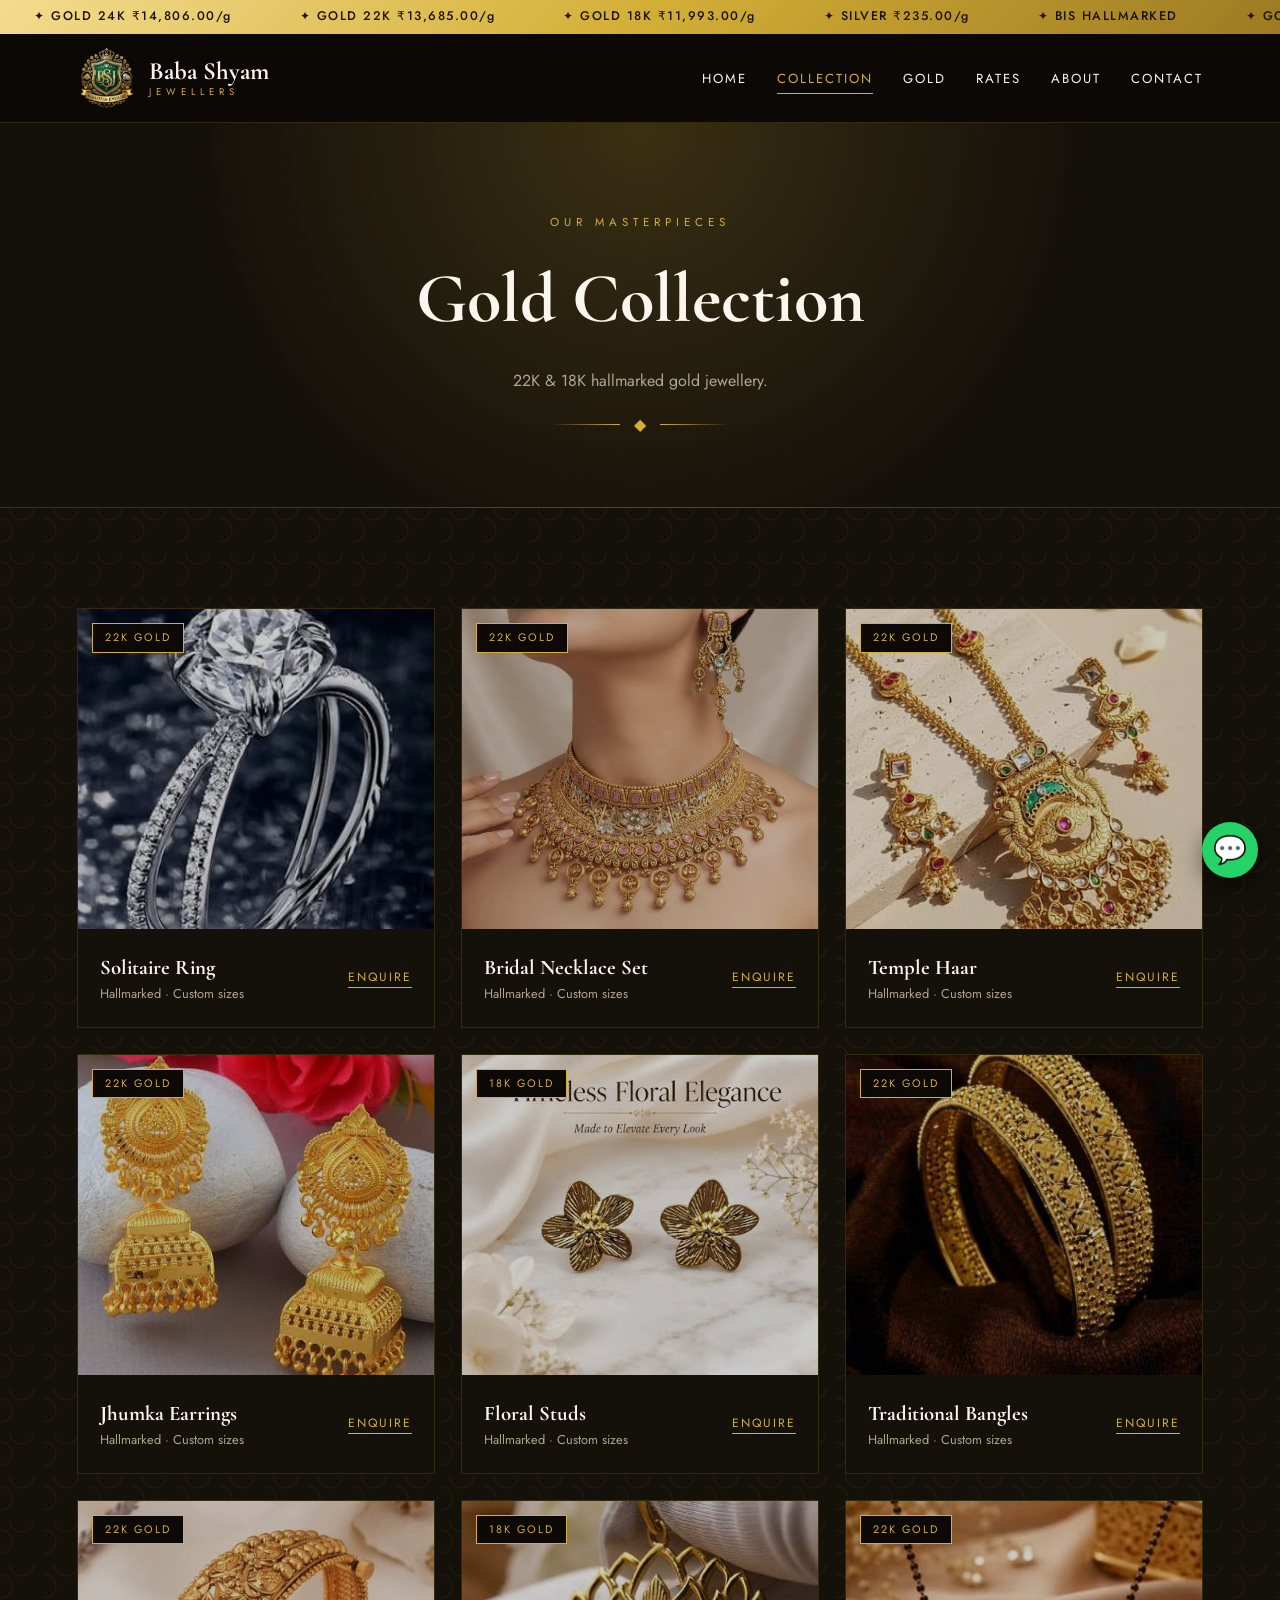
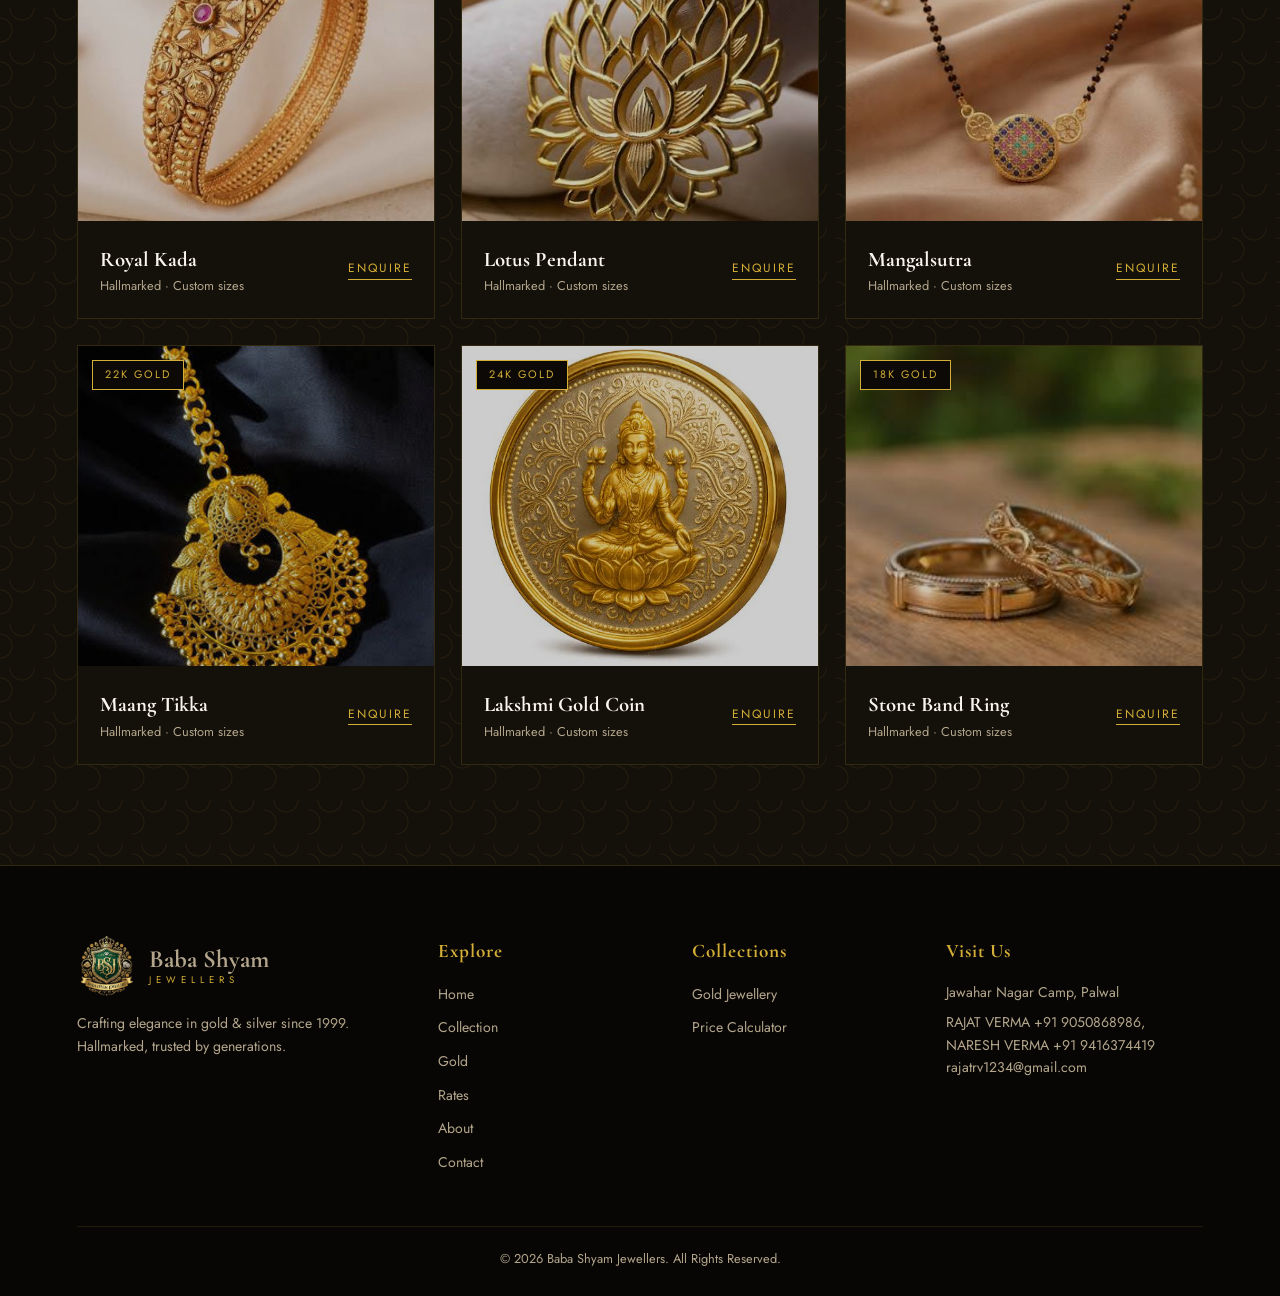
<file: collection.html>
<!DOCTYPE html>
<html lang="en">
<head>
    <meta charset="UTF-8">
    <meta name="viewport" content="width=device-width, initial-scale=1.0, maximum-scale=5.0">
    <title>Gold Collection | Baba Shyam Jewellers</title>
    <link
        href="https://fonts.googleapis.com/css2?family=Cormorant+Garamond:ital,wght@0,400;0,600;0,700;1,600&family=Jost:wght@300;400;500&display=swap"
        rel="stylesheet">
    <link rel="stylesheet" href="style.css">
    <link rel="icon" type="image/svg+xml" href="./images/gold/logo.png">
    <link rel="apple-touch-icon" href="./images/gold/logo.png">
</head>
<body>
    <div class="page-hero">
        <div class="kick">Our Masterpieces</div>
        <h1>Gold Collection</h1>
        <p>22K &amp; 18K hallmarked gold jewellery.</p>
        <div class="orn">◆</div>
    </div>

    <section class="jali">
        <!-- static gold cards – you can replace image src with your own files -->
        <div class="cg">

            <!-- CARD 1 – Solitaire Ring -->
            <div class="pc">
                <div class="im">
                    <img src="images/gold/ring-1.jpg" alt="Solitaire Ring" loading="lazy" onerror="this.style.display='none'">
                    <span class="tg">22K Gold</span>
                </div>
                <div class="in">
                    <div>
                        <h3>Solitaire Ring</h3>
                        <p>Hallmarked · Custom sizes</p>
                    </div>
                    <a target="_blank" rel="noopener" href="https://wa.me/919416374419?text=I%20am%20interested%20in%20Solitaire%20Ring">Enquire</a>
                </div>
            </div>

            <!-- CARD 2 – Bridal Necklace Set -->
            <div class="pc">
                <div class="im">
                    <img src="images/gold/necklace-1.jpg" alt="Bridal Necklace Set" loading="lazy" onerror="this.style.display='none'">
                    <span class="tg">22K Gold</span>
                </div>
                <div class="in">
                    <div>
                        <h3>Bridal Necklace Set</h3>
                        <p>Hallmarked · Custom sizes</p>
                    </div>
                    <a target="_blank" rel="noopener" href="https://wa.me/919416374419?text=I%20am%20interested%20in%20Bridal%20Necklace%20Set">Enquire</a>
                </div>
            </div>

            <!-- CARD 3 – Temple Haar -->
            <div class="pc">
                <div class="im">
                    <img src="images/gold/haar-1.jpg" alt="Temple Haar" loading="lazy" onerror="this.style.display='none'">
                    <span class="tg">22K Gold</span>
                </div>
                <div class="in">
                    <div>
                        <h3>Temple Haar</h3>
                        <p>Hallmarked · Custom sizes</p>
                    </div>
                    <a target="_blank" rel="noopener" href="https://wa.me/919416374419?text=I%20am%20interested%20in%20Temple%20Haar">Enquire</a>
                </div>
            </div>

            <!-- CARD 4 – Jhumka Earrings -->
            <div class="pc">
                <div class="im">
                    <img src="images/gold/jhumka-1.jpg" alt="Jhumka Earrings" loading="lazy" onerror="this.style.display='none'">
                    <span class="tg">22K Gold</span>
                </div>
                <div class="in">
                    <div>
                        <h3>Jhumka Earrings</h3>
                        <p>Hallmarked · Custom sizes</p>
                    </div>
                    <a target="_blank" rel="noopener" href="https://wa.me/919416374419?text=I%20am%20interested%20in%20Jhumka%20Earrings">Enquire</a>
                </div>
            </div>

            <!-- CARD 5 – Floral Studs -->
            <div class="pc">
                <div class="im">
                    <img src="images/gold/studs-1.jpg" alt="Floral Studs" loading="lazy" onerror="this.style.display='none'">
                    <span class="tg">18K Gold</span>
                </div>
                <div class="in">
                    <div>
                        <h3>Floral Studs</h3>
                        <p>Hallmarked · Custom sizes</p>
                    </div>
                    <a target="_blank" rel="noopener" href="https://wa.me/919416374419?text=I%20am%20interested%20in%20Floral%20Studs">Enquire</a>
                </div>
            </div>

            <!-- CARD 6 – Traditional Bangles -->
            <div class="pc">
                <div class="im">
                    <img src="images/gold/bangles-1.jpg" alt="Traditional Bangles" loading="lazy" onerror="this.style.display='none'">
                    <span class="tg">22K Gold</span>
                </div>
                <div class="in">
                    <div>
                        <h3>Traditional Bangles</h3>
                        <p>Hallmarked · Custom sizes</p>
                    </div>
                    <a target="_blank" rel="noopener" href="https://wa.me/919416374419?text=I%20am%20interested%20in%20Traditional%20Bangles">Enquire</a>
                </div>
            </div>

            <!-- CARD 7 – Royal Kada -->
            <div class="pc">
                <div class="im">
                    <img src="images/gold/kada-1.jpg" alt="Royal Kada" loading="lazy" onerror="this.style.display='none'">
                    <span class="tg">22K Gold</span>
                </div>
                <div class="in">
                    <div>
                        <h3>Royal Kada</h3>
                        <p>Hallmarked · Custom sizes</p>
                    </div>
                    <a target="_blank" rel="noopener" href="https://wa.me/919416374419?text=I%20am%20interested%20in%20Royal%20Kada">Enquire</a>
                </div>
            </div>

            <!-- CARD 8 – Lotus Pendant -->
            <div class="pc">
                <div class="im">
                    <img src="images/gold/pendant-1.jpg" alt="Lotus Pendant" loading="lazy" onerror="this.style.display='none'">
                    <span class="tg">18K Gold</span>
                </div>
                <div class="in">
                    <div>
                        <h3>Lotus Pendant</h3>
                        <p>Hallmarked · Custom sizes</p>
                    </div>
                    <a target="_blank" rel="noopener" href="https://wa.me/919416374419?text=I%20am%20interested%20in%20Lotus%20Pendant">Enquire</a>
                </div>
            </div>

            <!-- CARD 9 – Mangalsutra -->
            <div class="pc">
                <div class="im">
                    <img src="images/gold/mangalsutra-1.jpg" alt="Mangalsutra" loading="lazy" onerror="this.style.display='none'">
                    <span class="tg">22K Gold</span>
                </div>
                <div class="in">
                    <div>
                        <h3>Mangalsutra</h3>
                        <p>Hallmarked · Custom sizes</p>
                    </div>
                    <a target="_blank" rel="noopener" href="https://wa.me/919416374419?text=I%20am%20interested%20in%20Mangalsutra">Enquire</a>
                </div>
            </div>

            <!-- CARD 10 – Maang Tikka -->
            <div class="pc">
                <div class="im">
                    <img src="images/gold/tikka-1.jpg" alt="Maang Tikka" loading="lazy" onerror="this.style.display='none'">
                    <span class="tg">22K Gold</span>
                </div>
                <div class="in">
                    <div>
                        <h3>Maang Tikka</h3>
                        <p>Hallmarked · Custom sizes</p>
                    </div>
                    <a target="_blank" rel="noopener" href="https://wa.me/919416374419?text=I%20am%20interested%20in%20Maang%20Tikka">Enquire</a>
                </div>
            </div>

            <!-- CARD 11 – Lakshmi Gold Coin -->
            <div class="pc">
                <div class="im">
                    <img src="images/gold/coin-1.jpg" alt="Lakshmi Gold Coin" loading="lazy" onerror="this.style.display='none'">
                    <span class="tg">24K Gold</span>
                </div>
                <div class="in">
                    <div>
                        <h3>Lakshmi Gold Coin</h3>
                        <p>Hallmarked · Custom sizes</p>
                    </div>
                    <a target="_blank" rel="noopener" href="https://wa.me/919416374419?text=I%20am%20interested%20in%20Lakshmi%20Gold%20Coin">Enquire</a>
                </div>
            </div>

            <!-- CARD 12 – Stone Band Ring -->
            <div class="pc">
                <div class="im">
                    <img src="images/gold/band-1.jpg" alt="Stone Band Ring" loading="lazy" onerror="this.style.display='none'">
                    <span class="tg">18K Gold</span>
                </div>
                <div class="in">
                    <div>
                        <h3>Stone Band Ring</h3>
                        <p>Hallmarked · Custom sizes</p>
                    </div>
                    <a target="_blank" rel="noopener" href="https://wa.me/919416374419?text=I%20am%20interested%20in%20Stone%20Band%20Ring">Enquire</a>
                </div>
            </div>

        </div><!-- /.cg -->
    </section>

    <script src="app.js"></script>
</body>
</html>
</file>
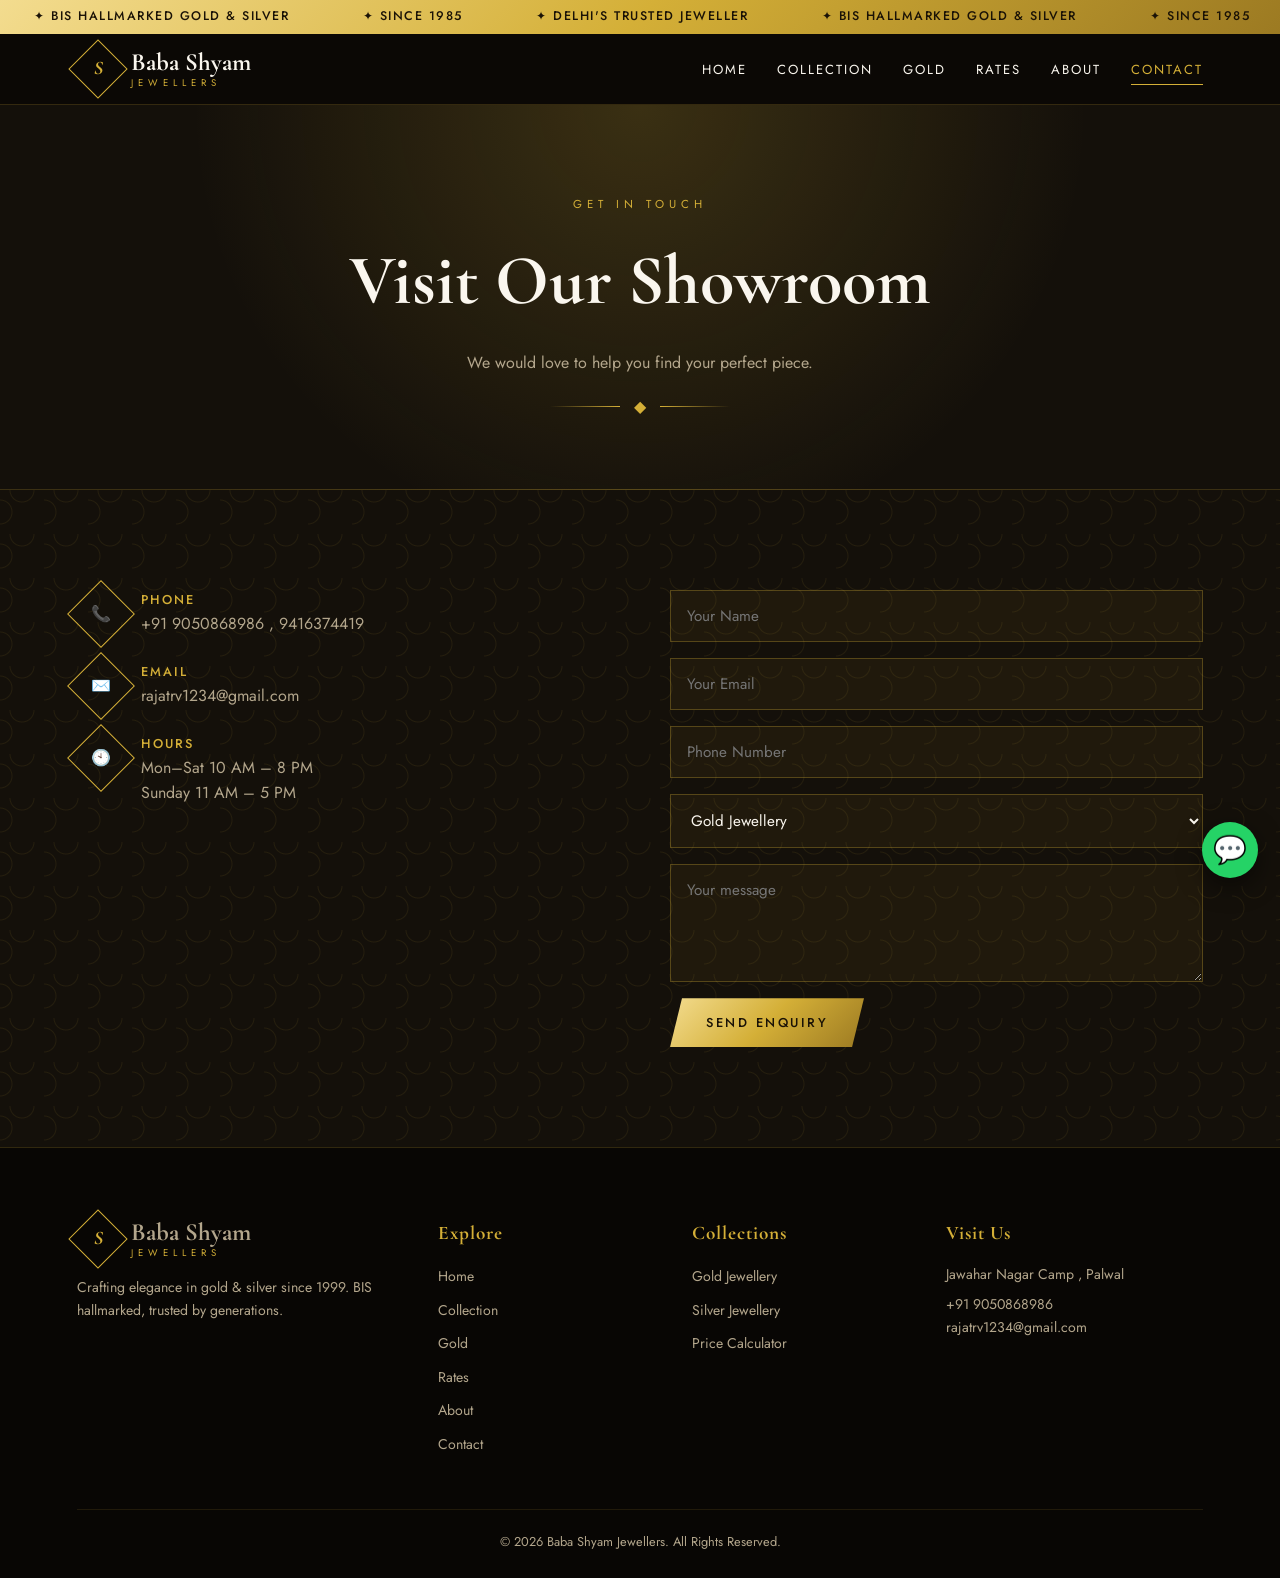
<file: contact.html>
<!DOCTYPE html>
<html lang="en">

<head>
    <meta charset="UTF-8">
    <meta name="viewport" content="width=device-width, initial-scale=1.0, maximum-scale=5.0">
    <title>Baba Shyam Jewellers</title>
    <link
        href="https://fonts.googleapis.com/css2?family=Cormorant+Garamond:ital,wght@0,400;0,600;0,700;1,600&family=Jost:wght@300;400;500&display=swap"
        rel="stylesheet">
    <link rel="stylesheet" href="style.css">
    <link rel="icon" type="image/svg+xml" href="./images/gold/logo.png">
    <link rel="apple-touch-icon" href="./images/gold/logo.png">
</head>

<body>
    <div class="page-hero">
        <div class="kick">Get In Touch</div>
        <h1>Visit Our Showroom</h1>
        <p>We would love to help you find your perfect piece.</p>
        <div class="orn">◆</div>
    </div>

    <section class="jali">
        <div class="cw">

            <!-- ===== CONTACT INFO ===== -->
            <div class="ci rv">
                <div>
                    <span class="ic"><span>📞</span></span>
                    <p><b>Phone</b>+91 9050868986 , 9416374419</p>
                </div>
                <div>
                    <span class="ic"><span>✉️</span></span>
                    <p><b>Email</b>rajatrv1234@gmail.com</p>
                </div>
                <div>
                    <span class="ic"><span>🕙</span></span>
                    <p><b>Hours</b>Mon–Sat 10 AM – 8 PM<br>Sunday 11 AM – 5 PM</p>
                </div>
            </div>

            <!-- ===== FORM (Web3Forms — styled email via _template: box) ===== -->
            <form id="wf" class="rv" novalidate>

                <!-- Web3Forms access key -->
                <input type="hidden" name="access_key" value="b688b535-1df1-490a-afb6-2a6533956aef">

                <!-- ✨ Attractive email subject -->
                <input type="hidden" name="subject" value="💎 New Enquiry from Baba Shyam Website">

                <!-- Sender display name -->
                <input type="hidden" name="from_name" value="Baba Shyam Jewellers — Website">

                <!-- 🎨 Beautiful boxed template with gold styling -->
                <input type="hidden" name="_template" value="box">

                <!-- ✉️ Reply goes straight to the customer -->
                <input type="hidden" name="replyto" value="">

                <!-- Anti-spam honeypot -->
                <input type="checkbox" name="botcheck" style="display:none">

                <!-- Auto-reply to customer -->
                <input type="hidden" name="autoresponse"
                    value="Thank you for contacting Baba Shyam Jewellers! We have received your enquiry and our team will reach out to you within 24 hours. For urgent assistance, please call us at +91 9050868986. — Team Baba Shyam Jewellers ✨">

                <input name="Name" placeholder="Your Name" required>
                <input name="email" type="email" placeholder="Your Email" required>
                <input name="Phone" type="tel" placeholder="Phone Number" required>

                <select name="Interest">
                    <option>Gold Jewellery</option>
                    <option>Silver Jewellery</option>
                    <option>Bridal / Custom Design</option>
                    <option>Exchange / Buyback</option>
                </select>

                <textarea name="Message" rows="4" placeholder="Your message"></textarea>

                <button type="submit" class="btn bg" style="align-self:flex-start">Send Enquiry</button>

                <p id="form-status" style="display:none;margin-top:10px;font-size:.85rem;letter-spacing:1px;"></p>
            </form>

        </div>
    </section>

    <!-- ============================================================
         ALL SCRIPTS EMBEDDED
         ============================================================ -->

    <script>
    /* ===== SITE CONFIG ===== */
    const SHOP = {
        name: "Baba Shyam Jewellers",
        phone: "+91 9050868986",
        wa: "+91 9050868986",
        email: "rajatrv1234@gmail.com",
        addr: "Jawahar Nagar Camp , Palwal",
        since: 1999
    };

    /* ===== TICKER + HEADER + FOOTER + WHATSAPP BUTTON ===== */
    (function buildShell() {
        const page = (location.pathname.split('/').pop() || 'index.html').toLowerCase();
        const links = [
            ['index.html', 'Home'],
            ['collection.html', 'Collection'],
            ['gold-collection.html', 'Gold'],
            ['rates.html', 'Rates'],
            ['about.html', 'About'],
            ['contact.html', 'Contact']
        ];

        document.body.insertAdjacentHTML('afterbegin', `
            <div class="ticker"><div>
                <span>✦ BIS HALLMARKED GOLD &amp; SILVER</span>
                <span>✦ SINCE 1985</span>
                <span>✦ DELHI'S TRUSTED JEWELLER</span>
                <span>✦ BIS HALLMARKED GOLD &amp; SILVER</span>
                <span>✦ SINCE 1985</span>
                <span>✦ DELHI'S TRUSTED JEWELLER</span>
            </div></div>
            <header>
                <a href="index.html" class="logo">
                    <i><b>S</b></i>
                    <div>Baba Shyam<small>JEWELLERS</small></div>
                </a>
                <nav>
                    <ul id="nl">
                        ${links.map(l => `<li><a href="${l[0]}" class="${page === l[0] ? 'on' : ''}">${l[1]}</a></li>`).join('')}
                    </ul>
                </nav>
                <button class="mb" id="mb">☰</button>
            </header>
        `);

        document.body.insertAdjacentHTML('beforeend', `
            <footer>
                <div class="fc">
                    <div>
                        <a href="index.html" class="logo">
                            <i><b>S</b></i>
                            <div>Baba Shyam<small>JEWELLERS</small></div>
                        </a>
                        <p style="margin-top:16px">Crafting elegance in gold &amp; silver since ${SHOP.since}. BIS hallmarked, trusted by generations.</p>
                    </div>
                    <div>
                        <h4>Explore</h4>
                        <ul>${links.map(l => `<li><a href="${l[0]}">${l[1]}</a></li>`).join('')}</ul>
                    </div>
                    <div>
                        <h4>Collections</h4>
                        <ul>
                            <li><a href="collection.html#gold">Gold Jewellery</a></li>
                            <li><a href="collection.html#silver">Silver Jewellery</a></li>
                            <li><a href="rates.html">Price Calculator</a></li>
                        </ul>
                    </div>
                    <div>
                        <h4>Visit Us</h4>
                        <p>${SHOP.addr}</p>
                        <p style="margin-top:8px">${SHOP.phone}<br>${SHOP.email}</p>
                    </div>
                </div>
                <div class="cp">© ${new Date().getFullYear()} ${SHOP.name}. All Rights Reserved.</div>
            </footer>
            <a class="wa" target="_blank" rel="noopener"
               href="https://wa.me/${SHOP.wa}?text=${encodeURIComponent('Hello ' + SHOP.name)}">💬</a>
        `);

        const mb = document.getElementById('mb');
        const nl = document.getElementById('nl');
        if (mb && nl) mb.onclick = () => nl.classList.toggle('open');

        const io = new IntersectionObserver(entries => {
            entries.forEach(e => { if (e.isIntersecting) e.target.classList.add('in'); });
        }, { threshold: 0.12 });
        document.querySelectorAll('.rv').forEach(el => io.observe(el));
    })();

    /* ===== FORM SUBMIT — Web3Forms ===== */
    (function attachForm() {
        const form = document.getElementById('wf');
        if (!form) return;

        const status = document.getElementById('form-status');
        const btn = form.querySelector('button[type="submit"]');

        form.addEventListener('submit', async function (e) {
            e.preventDefault();
            e.stopImmediatePropagation();

            if (!form.Name.value.trim() || !form.Phone.value.trim() || !form.email.value.trim()) {
                status.textContent = '❌ Please fill Name, Email and Phone.';
                status.style.color = '#ff6b6b';
                status.style.display = 'block';
                return;
            }

            const original = btn.textContent;
            btn.textContent = 'Sending...';
            btn.disabled = true;
            status.style.display = 'none';

            try {
                // Set reply-to dynamically to the visitor's email
                form.replyto.value = form.email.value;

                const res = await fetch('https://api.web3forms.com/submit', {
                    method: 'POST',
                    body: new FormData(form)
                });
                const data = await res.json();

                if (data.success) {
                    status.textContent = '✅ Thank you! We will contact you soon.';
                    status.style.color = '#3ddc84';
                    status.style.display = 'block';
                    form.reset();
                } else {
                    status.textContent = '❌ ' + (data.message || 'Something went wrong. Please try again.');
                    status.style.color = '#ff6b6b';
                    status.style.display = 'block';
                }
            } catch (err) {
                status.textContent = '❌ Network error. Please try again.';
                status.style.color = '#ff6b6b';
                status.style.display = 'block';
            }

            btn.textContent = original;
            btn.disabled = false;
        }, true);
    })();
    </script>
</body>

</html>
</file>
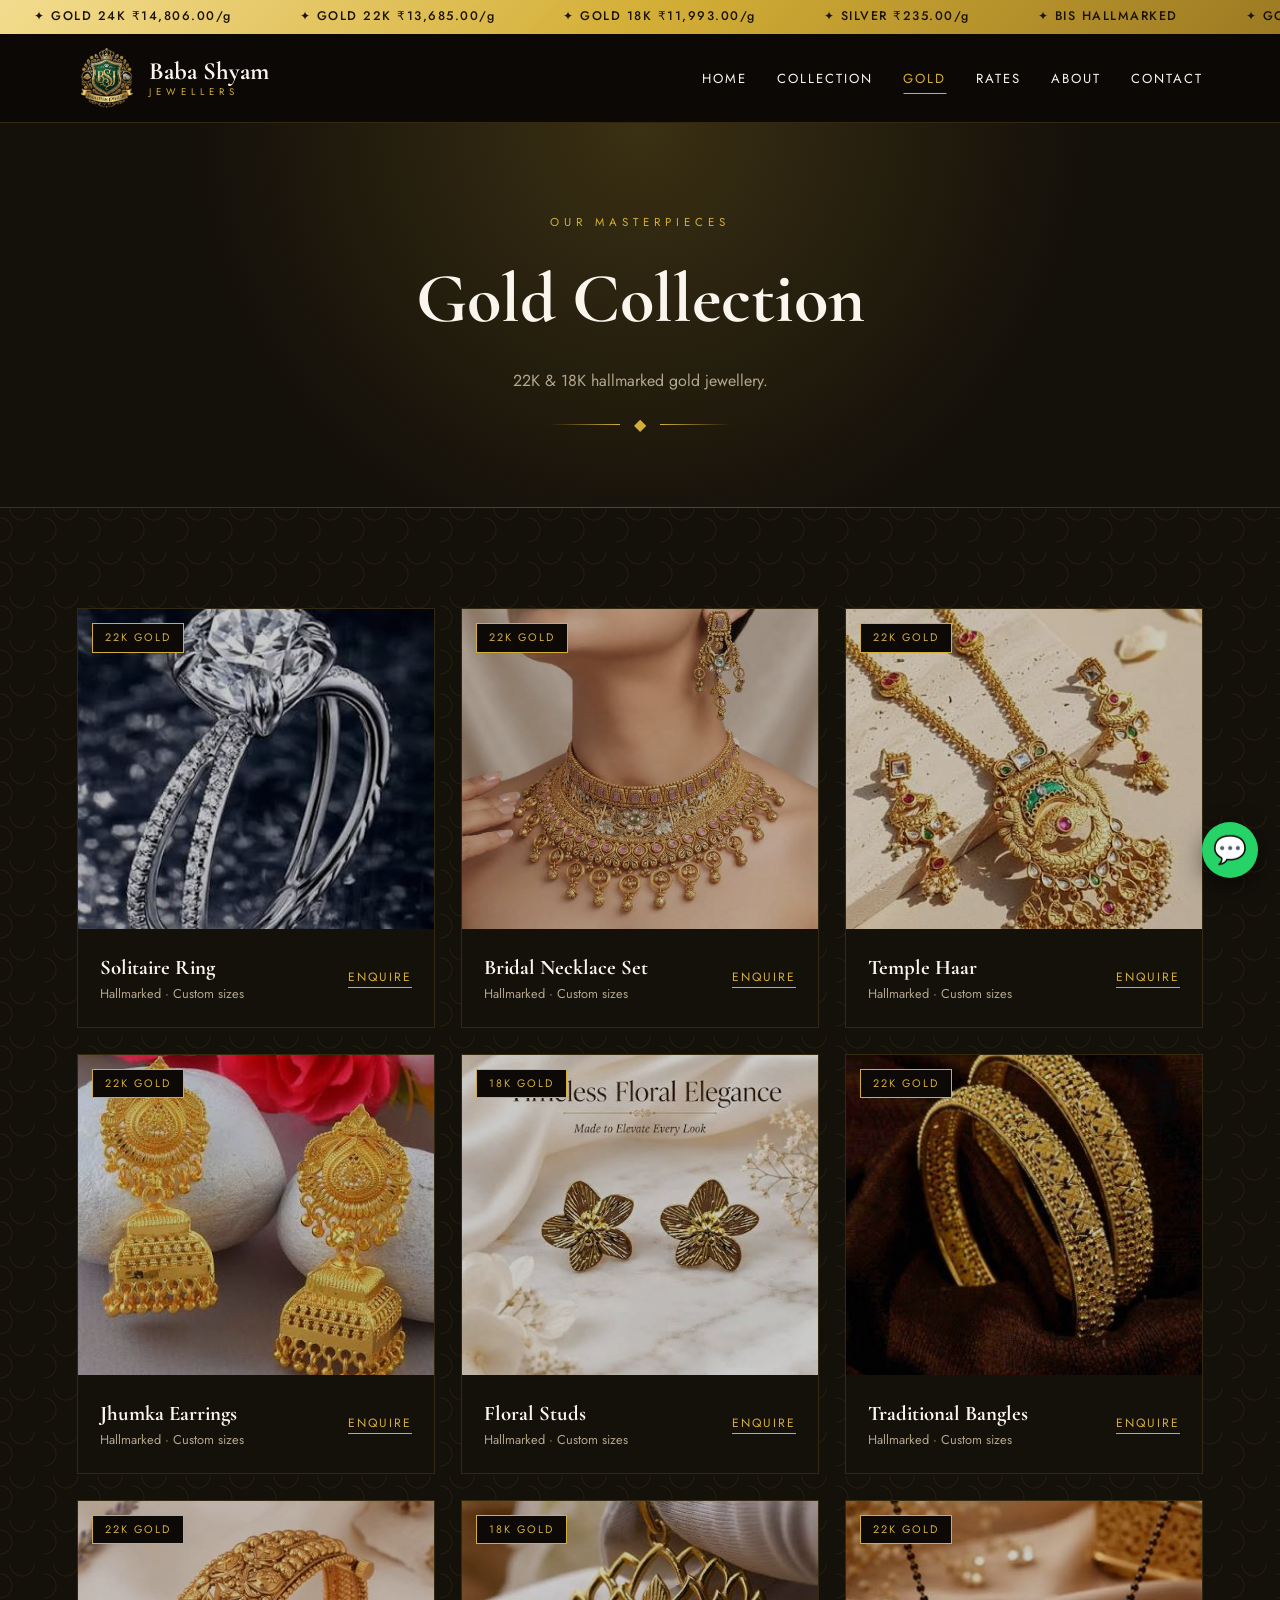
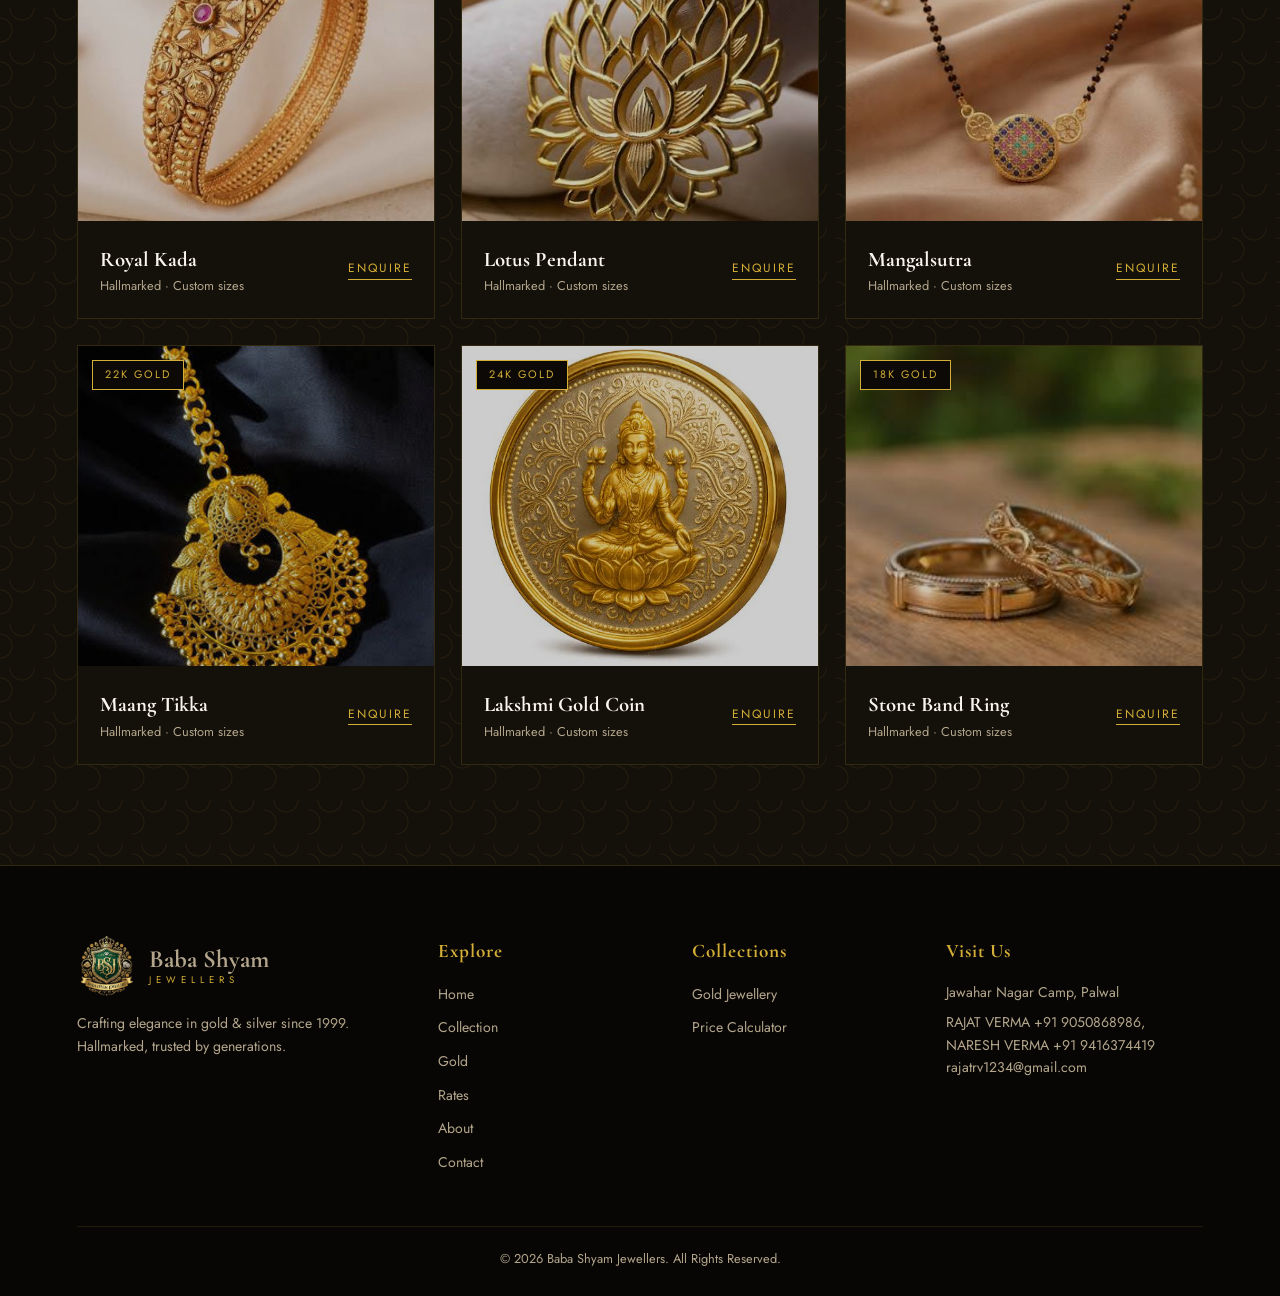
<file: gold-collection.html>
<!DOCTYPE html>
<html lang="en">

<head>
    <meta charset="UTF-8">
    <meta name="viewport" content="width=device-width, initial-scale=1.0, maximum-scale=5.0">
    <title>Gold Collection | Baba Shyam Jewellers</title>
    <link
        href="https://fonts.googleapis.com/css2?family=Cormorant+Garamond:ital,wght@0,400;0,600;0,700;1,600&family=Jost:wght@300;400;500&display=swap"
        rel="stylesheet">
    <link rel="stylesheet" href="style.css">
    <link rel="icon" type="image/svg+xml" href="./images/gold/logo.png">
    <link rel="apple-touch-icon" href="./images/gold/logo.png">
</head>

<body>
    <div class="page-hero">
        <div class="kick">Our Masterpieces</div>
        <h1>Gold Collection</h1>
        <p>22K &amp; 18K hallmarked gold jewellery.</p>
        <div class="orn">◆</div>
    </div>
    <section class="jali">
        <!--
 HOW TO ADD YOUR IMAGES:
 1. Put your photos in the folder  images/gold/
 2. Name them exactly as in each card (e.g. ring-1.jpg) OR change the src="..." in the card.
 3. To add a new design, copy one full card block below and paste it before the closing </div> of the grid.
-->
        <div class="cg">
            <!-- ===== CARD: copy this whole block to add a new design ===== -->
            <div class="pc">
                <div class="im">
                    <img src="images/gold/ring-1.jpg" alt="Solitaire Ring" loading="lazy"
                        onerror="this.style.display='none'">
                    <span class="tg">22K Gold</span>
                </div>
                <div class="in">
                    <div>
                        <h3>Solitaire Ring</h3>
                        <p>Hallmarked · Custom sizes</p>
                    </div>
                    <a target="_blank" rel="noopener"
                        href="https://wa.me/919416374419?text=I%20am%20interested%20in%20Solitaire%20Ring">Enquire</a>
                </div>
            </div>
            <!-- ===== CARD: copy this whole block to add a new design ===== -->
            <div class="pc">
                <div class="im">
                    <img src="images/gold/necklace-1.jpg" alt="Bridal Necklace Set" loading="lazy"
                        onerror="this.style.display='none'">
                    <span class="tg">22K Gold</span>
                </div>
                <div class="in">
                    <div>
                        <h3>Bridal Necklace Set</h3>
                        <p>Hallmarked · Custom sizes</p>
                    </div>
                    <a target="_blank" rel="noopener"
                        href="https://wa.me/919416374419?text=I%20am%20interested%20in%20Bridal%20Necklace%20Set">Enquire</a>
                </div>
            </div>
            <!-- ===== CARD: copy this whole block to add a new design ===== -->
            <div class="pc">
                <div class="im">
                    <img src="images/gold/haar-1.jpg" alt="Temple Haar" loading="lazy"
                        onerror="this.style.display='none'">
                    <span class="tg">22K Gold</span>
                </div>
                <div class="in">
                    <div>
                        <h3>Temple Haar</h3>
                        <p>Hallmarked · Custom sizes</p>
                    </div>
                    <a target="_blank" rel="noopener"
                        href="https://wa.me/919416374419?text=I%20am%20interested%20in%20Temple%20Haar">Enquire</a>
                </div>
            </div>
            <!-- ===== CARD: copy this whole block to add a new design ===== -->
            <div class="pc">
                <div class="im">
                    <img src="images/gold/jhumka-1.jpg" alt="Jhumka Earrings" loading="lazy"
                        onerror="this.style.display='none'">
                    <span class="tg">22K Gold</span>
                </div>
                <div class="in">
                    <div>
                        <h3>Jhumka Earrings</h3>
                        <p>Hallmarked · Custom sizes</p>
                    </div>
                    <a target="_blank" rel="noopener"
                        href="https://wa.me/919416374419?text=I%20am%20interested%20in%20Jhumka%20Earrings">Enquire</a>
                </div>
            </div>
            <!-- ===== CARD: copy this whole block to add a new design ===== -->
            <div class="pc">
                <div class="im">
                    <img src="images/gold/studs-1.jpg" alt="Floral Studs" loading="lazy"
                        onerror="this.style.display='none'">
                    <span class="tg">18K Gold</span>
                </div>
                <div class="in">
                    <div>
                        <h3>Floral Studs</h3>
                        <p>Hallmarked · Custom sizes</p>
                    </div>
                    <a target="_blank" rel="noopener"
                        href="https://wa.me/919416374419?text=I%20am%20interested%20in%20Floral%20Studs">Enquire</a>
                </div>
            </div>
            <!-- ===== CARD: copy this whole block to add a new design ===== -->
            <div class="pc">
                <div class="im">
                    <img src="images/gold/bangles-1.jpg" alt="Traditional Bangles" loading="lazy"
                        onerror="this.style.display='none'">
                    <span class="tg">22K Gold</span>
                </div>
                <div class="in">
                    <div>
                        <h3>Traditional Bangles</h3>
                        <p>Hallmarked · Custom sizes</p>
                    </div>
                    <a target="_blank" rel="noopener"
                        href="https://wa.me/919416374419?text=I%20am%20interested%20in%20Traditional%20Bangles">Enquire</a>
                </div>
            </div>
            <!-- ===== CARD: copy this whole block to add a new design ===== -->
            <div class="pc">
                <div class="im">
                    <img src="images/gold/kada-1.jpg" alt="Royal Kada" loading="lazy"
                        onerror="this.style.display='none'">
                    <span class="tg">22K Gold</span>
                </div>
                <div class="in">
                    <div>
                        <h3>Royal Kada</h3>
                        <p>Hallmarked · Custom sizes</p>
                    </div>
                    <a target="_blank" rel="noopener"
                        href="https://wa.me/919416374419?text=I%20am%20interested%20in%20Royal%20Kada">Enquire</a>
                </div>
            </div>
            <!-- ===== CARD: copy this whole block to add a new design ===== -->
            <div class="pc">
                <div class="im">
                    <img src="images/gold/pendant-1.jpg" alt="Lotus Pendant" loading="lazy"
                        onerror="this.style.display='none'">
                    <span class="tg">18K Gold</span>
                </div>
                <div class="in">
                    <div>
                        <h3>Lotus Pendant</h3>
                        <p>Hallmarked · Custom sizes</p>
                    </div>
                    <a target="_blank" rel="noopener"
                        href="https://wa.me/919416374419?text=I%20am%20interested%20in%20Lotus%20Pendant">Enquire</a>
                </div>
            </div>
            <!-- ===== CARD: copy this whole block to add a new design ===== -->
            <div class="pc">
                <div class="im">
                    <img src="images/gold/mangalsutra-1.jpg" alt="Mangalsutra" loading="lazy"
                        onerror="this.style.display='none'">
                    <span class="tg">22K Gold</span>
                </div>
                <div class="in">
                    <div>
                        <h3>Mangalsutra</h3>
                        <p>Hallmarked · Custom sizes</p>
                    </div>
                    <a target="_blank" rel="noopener"
                        href="https://wa.me/919416374419?text=I%20am%20interested%20in%20Mangalsutra">Enquire</a>
                </div>
            </div>
            <!-- ===== CARD: copy this whole block to add a new design ===== -->
            <div class="pc">
                <div class="im">
                    <img src="images/gold/tikka-1.jpg" alt="Maang Tikka" loading="lazy"
                        onerror="this.style.display='none'">
                    <span class="tg">22K Gold</span>
                </div>
                <div class="in">
                    <div>
                        <h3>Maang Tikka</h3>
                        <p>Hallmarked · Custom sizes</p>
                    </div>
                    <a target="_blank" rel="noopener"
                        href="https://wa.me/919416374419?text=I%20am%20interested%20in%20Maang%20Tikka">Enquire</a>
                </div>
            </div>
            <!-- ===== CARD: copy this whole block to add a new design ===== -->
            <div class="pc">
                <div class="im">
                    <img src="images/gold/coin-1.jpg" alt="Lakshmi Gold Coin" loading="lazy"
                        onerror="this.style.display='none'">
                    <span class="tg">24K Gold</span>
                </div>
                <div class="in">
                    <div>
                        <h3>Lakshmi Gold Coin</h3>
                        <p>Hallmarked · Custom sizes</p>
                    </div>
                    <a target="_blank" rel="noopener"
                        href="https://wa.me/919416374419?text=I%20am%20interested%20in%20Lakshmi%20Gold%20Coin">Enquire</a>
                </div>
            </div>
            <!-- ===== CARD: copy this whole block to add a new design ===== -->
            <div class="pc">
                <div class="im">
                    <img src="images/gold/band-1.jpg" alt="Stone Band Ring" loading="lazy"
                        onerror="this.style.display='none'">
                    <span class="tg">18K Gold</span>
                </div>
                <div class="in">
                    <div>
                        <h3>Stone Band Ring</h3>
                        <p>Hallmarked · Custom sizes</p>
                    </div>
                    <a target="_blank" rel="noopener"
                        href="https://wa.me/919416374419?text=I%20am%20interested%20in%20Stone%20Band%20Ring">Enquire</a>
                </div>
            </div>
        </div>
    </section>
    <script src="app.js"></script>
</body>

</html>
</file>
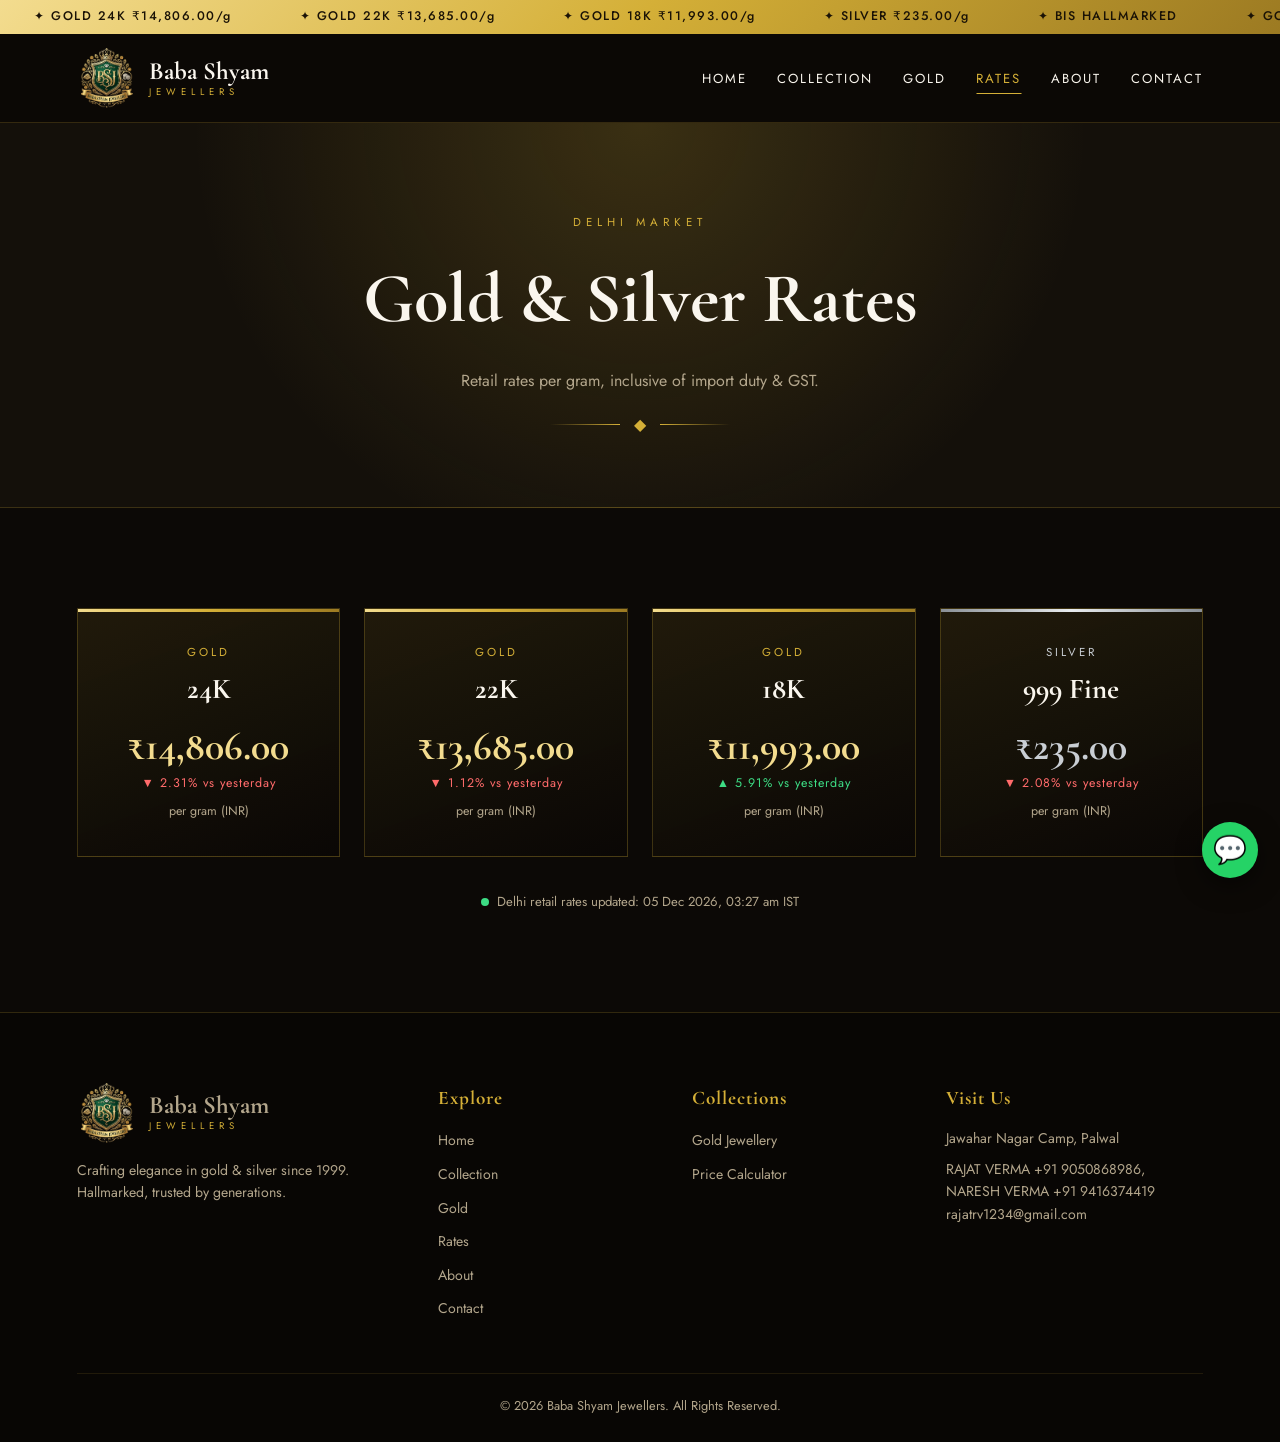
<file: rates.html>
<!DOCTYPE html>
<html lang="en">

<head>
    <meta charset="UTF-8">
    <meta name="viewport" content="width=device-width, initial-scale=1.0, maximum-scale=5.0">
    <title>Baba Shyam Jewellers</title>
    <link
        href="https://fonts.googleapis.com/css2?family=Cormorant+Garamond:ital,wght@0,400;0,600;0,700;1,600&family=Jost:wght@300;400;500&display=swap"
        rel="stylesheet">
    <link rel="stylesheet" href="style.css">
    <link rel="icon" type="image/svg+xml" href="./images/gold/logo.png">
    <link rel="apple-touch-icon" href="./images/gold/logo.png">
</head>

<body>
    <div class="page-hero">
        <div class="kick">Delhi Market</div>
        <h1>Gold &amp; Silver Rates</h1>
        <p>Retail rates per gram, inclusive of import duty &amp; GST.</p>
        <div class="orn">◆</div>
    </div>
    <section>
        <div class="rg rv">
            <div class="rc ">
                <div class="m">Gold</div>
                <h3>24K</h3>
                <div class="pv" id="gold24"></div>
                <div class="ch" id="c_gold24"></div><small>per gram (INR)</small>
            </div>
            <div class="rc ">
                <div class="m">Gold</div>
                <h3>22K</h3>
                <div class="pv" id="gold22"></div>
                <div class="ch" id="c_gold22"></div><small>per gram (INR)</small>
            </div>
            <div class="rc ">
                <div class="m">Gold</div>
                <h3>18K</h3>
                <div class="pv" id="gold18"></div>
                <div class="ch" id="c_gold18"></div><small>per gram (INR)</small>
            </div>
            <div class="rc sv">
                <div class="m">Silver</div>
                <h3>999 Fine</h3>
                <div class="pv" id="silver"></div>
                <div class="ch" id="c_silver"></div><small>per gram (INR)</small>
            </div>
        </div>
        <p class="upd"><span class="dot"></span><span id="upd"></span></p>
    </section>
  
    <script src="app.js"></script>
</body>

</html>
</file>
<file: style.css>
/* ============================================================
   BABA SHYAM JEWELLERS — RESPONSIVE STYLESHEET (FINAL v2)
   ============================================================ */

:root {
    --gold: #d4af37;
    --gl: #f3dc8f;
    --gd: #9c7a22;
    --bg: #0c0906;
    --bg2: #14100a;
    --cream: #faf6ee;
    --muted: #b3a68c;
    --silver: #c9ced4;
    --green: #3ddc84;
    --red: #ff6b6b;
    --maroon: #5a1520;
    --gg: linear-gradient(135deg, #f3dc8f, #d4af37 50%, #9c7a22);
}

/* ===== RESET & BASE ===== */
* {
    margin: 0;
    padding: 0;
    box-sizing: border-box;
}

html {
    scroll-behavior: smooth;
    -webkit-text-size-adjust: 100%;
    -moz-text-size-adjust: 100%;
    text-size-adjust: 100%;
    overflow-x: hidden;
    width: 100%;
}

body {
    font-family: 'Jost', sans-serif;
    background: var(--bg);
    color: var(--cream);
    overflow-x: hidden;
    line-height: 1.6;
    width: 100%;
    min-height: 100vh;
    -webkit-font-smoothing: antialiased;
    -moz-osx-font-smoothing: grayscale;
}

h1, h2, h3, h4, .serif {
    font-family: 'Cormorant Garamond', serif;
}

a {
    color: inherit;
    text-decoration: none;
}

img {
    display: block;
    max-width: 100%;
    height: auto;
}

ul {
    list-style: none;
}

/* ===== TICKER ===== */
.ticker {
    background: var(--gg);
    color: #1a1206;
    font-size: .78rem;
    font-weight: 500;
    letter-spacing: 1.5px;
    overflow: hidden;
    white-space: nowrap;
    position: relative;
    z-index: 1001;
    width: 100%;
}

.ticker div {
    display: inline-block;
    padding: 7px 0;
    animation: mq 38s linear infinite;
}

.ticker span {
    margin: 0 34px;
}

@keyframes mq {
    to { transform: translateX(-50%); }
}

/* ===== HEADER ===== */
header {
    position: sticky;
    top: 0;
    z-index: 1000;
    display: flex;
    justify-content: space-between;
    align-items: center;
    padding: 14px 6%;
    background: rgba(12, 9, 6, .92);
    backdrop-filter: blur(14px);
    -webkit-backdrop-filter: blur(14px);
    border-bottom: 1px solid rgba(212, 175, 55, .2);
    width: 100%;
}

.logo {
    display: flex;
    align-items: center;
    gap: 12px;
    font-family: 'Cormorant Garamond', serif;
    font-size: 1.55rem;
    font-weight: 700;
    line-height: 1;
    z-index: 1300;
    position: relative;
}

.logo i {
    width: 42px;
    height: 42px;
    border: 1.5px solid var(--gold);
    transform: rotate(45deg);
    display: grid;
    place-items: center;
    flex: none;
}

.logo i b {
    transform: rotate(-45deg);
    color: var(--gold);
    font-size: 1.2rem;
}

.logo small {
    display: block;
    font-family: 'Jost', sans-serif;
    font-size: .6rem;
    letter-spacing: 5px;
    color: var(--gold);
    font-weight: 400;
    margin-top: 4px;
}

.logo img {
    width: 60px;
    height: 60px;
    object-fit: contain;
}

/* ===== NAV (DESKTOP) ===== */
nav {
    display: flex;
    align-items: center;
}

nav ul {
    display: flex;
    gap: 30px;
    list-style: none;
    margin: 0;
    padding: 0;
}

nav a {
    font-size: .82rem;
    letter-spacing: 2px;
    text-transform: uppercase;
    position: relative;
    padding: 6px 0;
    transition: .3s;
    white-space: nowrap;
}

nav a::after {
    content: '';
    position: absolute;
    left: 50%;
    bottom: 0;
    width: 0;
    height: 1px;
    background: var(--gold);
    transition: .3s;
    transform: translateX(-50%);
}

nav a:hover,
nav a.on {
    color: var(--gold);
}

nav a:hover::after,
nav a.on::after {
    width: 100%;
}

/* ===== MOBILE MENU BUTTON ===== */
.mb {
    display: none;
    background: none;
    border: 0;
    color: var(--gold);
    font-size: 1.8rem;
    cursor: pointer;
    z-index: 1300;
    position: relative;
    padding: 8px;
    line-height: 1;
}

/* ===== ORNAMENT ===== */
.orn {
    display: flex;
    align-items: center;
    justify-content: center;
    gap: 14px;
    color: var(--gold);
    margin-top: 18px;
}

.orn::before,
.orn::after {
    content: '';
    width: 70px;
    height: 1px;
    background: linear-gradient(90deg, transparent, var(--gold));
}

.orn::after {
    transform: scaleX(-1);
}

/* ===== SECTIONS ===== */
section {
    padding: 100px 6%;
    position: relative;
    width: 100%;
}

.sh {
    text-align: center;
    max-width: 660px;
    margin: 0 auto 60px;
}

.kick {
    color: var(--gold);
    letter-spacing: 5px;
    font-size: .72rem;
    text-transform: uppercase;
    margin-bottom: 12px;
}

.sh h2,
.h2 {
    font-size: clamp(2.1rem, 4vw, 3.3rem);
    font-weight: 600;
    line-height: 1.15;
}

.sh p {
    color: var(--muted);
    margin-top: 14px;
}

/* ===== JALI BACKGROUND ===== */
.jali {
    background-color: var(--bg2);
    background-image:
        radial-gradient(circle at 50% 0, transparent 11px, rgba(212, 175, 55, .09) 12px, transparent 13px),
        radial-gradient(circle at 0 50%, transparent 11px, rgba(212, 175, 55, .09) 12px, transparent 13px);
    background-size: 44px 44px;
}

/* ===== BUTTONS ===== */
.btn {
    display: inline-block;
    padding: 15px 36px;
    font-size: .8rem;
    letter-spacing: 2.5px;
    text-transform: uppercase;
    font-weight: 500;
    transition: .35s;
    cursor: pointer;
    border: 0;
    font-family: inherit;
    clip-path: polygon(12px 0, 100% 0, calc(100% - 12px) 100%, 0 100%);
    text-align: center;
}

.bg {
    background: var(--gg);
    color: #1a1206;
}

.bg:hover {
    transform: translateY(-3px);
    filter: brightness(1.1);
}

.bo {
    background: var(--gold);
    color: #1a1206;
    position: relative;
}

.bo span {
    display: block;
}

.bl {
    background: rgba(212, 175, 55, .15);
    color: var(--gold);
}

.bl:hover {
    background: var(--gold);
    color: #1a1206;
}

/* ===== HERO ===== */
.hero {
    min-height: 88vh;
    display: grid;
    grid-template-columns: 1.1fr .9fr;
    gap: 50px;
    align-items: center;
    padding: 60px 6%;
    background:
        radial-gradient(circle at 80% 40%, rgba(212, 175, 55, .2), transparent 50%),
        linear-gradient(rgba(12, 9, 6, .8), rgba(12, 9, 6, .92)),
        url('https://images.unsplash.com/photo-1611591437281-460bfbe1220a?auto=format&fit=crop&w=1920&q=80') center/cover;
    overflow: hidden;
    width: 100%;
}

.hero h1 {
    font-size: clamp(3rem, 6.4vw, 5.6rem);
    line-height: 1;
    font-weight: 700;
    margin: 18px 0 24px;
}

.hero h1 em {
    color: var(--gold);
    font-style: italic;
}

.hero p {
    color: var(--muted);
    font-size: 1.1rem;
    max-width: 520px;
    margin-bottom: 36px;
}

.btns {
    display: flex;
    gap: 16px;
    flex-wrap: wrap;
}

/* ===== ARCH ===== */
.arch {
    position: relative;
    max-width: 400px;
    width: 100%;
    margin: auto;
    aspect-ratio: 3/4;
    border-radius: 999px 999px 8px 8px;
    border: 1.5px solid var(--gold);
    padding: 12px;
    animation: fl 6s ease-in-out infinite;
}

.arch::before {
    content: '';
    position: absolute;
    inset: -18px;
    border: 1px solid rgba(212, 175, 55, .35);
    border-radius: 999px 999px 14px 14px;
    pointer-events: none;
}

.arch img,
.arch video {
    width: 100%;
    height: 100%;
    object-fit: cover;
    border-radius: 999px 999px 4px 4px;
}

.arch video {
    position: absolute;
    inset: 12px;
    width: calc(100% - 24px);
    height: calc(100% - 24px);
}

@keyframes fl {
    50% { transform: translateY(-14px); }
}

.badge {
    position: absolute;
    bottom: 34px;
    left: -34px;
    background: var(--bg);
    border: 1px solid var(--gold);
    padding: 12px 20px;
    text-align: center;
    z-index: 3;
}

.badge b {
    display: block;
    font-family: 'Cormorant Garamond', serif;
    font-size: 1.8rem;
    color: var(--gold);
    line-height: 1;
}

.badge small {
    font-size: .65rem;
    letter-spacing: 2px;
    text-transform: uppercase;
    color: var(--muted);
}

/* ===== PAGE HERO ===== */
.page-hero {
    padding: 90px 6% 70px;
    text-align: center;
    background:
        radial-gradient(circle at 50% 0, rgba(212, 175, 55, .2), transparent 60%),
        var(--bg2);
    border-bottom: 1px solid rgba(212, 175, 55, .2);
    width: 100%;
}

.page-hero h1 {
    font-size: clamp(2.6rem, 5.5vw, 4.4rem);
    font-weight: 700;
}

.page-hero p {
    color: var(--muted);
    max-width: 560px;
    margin: 12px auto 0;
}

/* ===== CATEGORIES ===== */
.cats {
    display: grid;
    grid-template-columns: repeat(auto-fit, minmax(200px, 1fr));
    gap: 22px;
    max-width: 1200px;
    margin: auto;
}

.cat {
    text-align: center;
    padding: 38px 20px;
    border: 1px solid rgba(212, 175, 55, .22);
    background: linear-gradient(160deg, rgba(212, 175, 55, .08), transparent);
    transition: .4s;
    position: relative;
}

.cat:hover {
    border-color: var(--gold);
    transform: translateY(-8px);
}

.cat .ic {
    font-size: 2.6rem;
    margin-bottom: 10px;
}

.cat h3 {
    font-size: 1.4rem;
}

.cat p {
    color: var(--muted);
    font-size: .85rem;
}

.cat::before,
.cat::after {
    content: '';
    position: absolute;
    width: 16px;
    height: 16px;
    border: 1.5px solid var(--gold);
    transition: .4s;
}

.cat::before {
    top: 8px;
    left: 8px;
    border-right: 0;
    border-bottom: 0;
}

.cat::after {
    bottom: 8px;
    right: 8px;
    border-left: 0;
    border-top: 0;
}

/* ===== RATES ===== */
.rg {
    display: grid;
    grid-template-columns: repeat(auto-fit, minmax(230px, 1fr));
    gap: 24px;
    max-width: 1150px;
    margin: auto;
}

.rc {
    text-align: center;
    padding: 34px 24px;
    border: 1px solid rgba(212, 175, 55, .25);
    background: linear-gradient(160deg, rgba(212, 175, 55, .1), rgba(0, 0, 0, .2));
    position: relative;
    overflow: hidden;
    transition: .4s;
}

.rc::before {
    content: '';
    position: absolute;
    top: 0;
    left: 0;
    right: 0;
    height: 3px;
    background: var(--gg);
}

.rc:hover {
    transform: translateY(-8px);
    box-shadow: 0 20px 40px rgba(0, 0, 0, .5);
}

.rc .m {
    color: var(--gold);
    letter-spacing: 3px;
    font-size: .72rem;
    text-transform: uppercase;
}

.rc h3 {
    font-size: 1.8rem;
    margin: 4px 0 14px;
}

.pv {
    font-family: 'Cormorant Garamond', serif;
    font-size: 2.5rem;
    font-weight: 700;
    color: var(--gl);
    line-height: 1;
}

.rc small {
    display: block;
    color: var(--muted);
    font-size: .78rem;
    margin-top: 8px;
}

.ch {
    color: var(--green);
    font-size: .78rem;
    margin-top: 8px;
    letter-spacing: 1px;
}

.ch.down {
    color: var(--red);
}

.rc.sv .pv,
.rc.sv .m {
    color: var(--silver);
}

.rc.sv::before {
    background: linear-gradient(90deg, #8a9096, #e8ebee, #8a9096);
}

.upd {
    text-align: center;
    color: var(--muted);
    font-size: .82rem;
    margin-top: 34px;
}

.dot {
    display: inline-block;
    width: 8px;
    height: 8px;
    border-radius: 50%;
    background: var(--green);
    margin-right: 8px;
    animation: pu 1.8s infinite;
}

@keyframes pu {
    50% { opacity: .25; }
}

/* ===== COLLECTION ===== */
.tabs {
    display: flex;
    justify-content: center;
    gap: 12px;
    margin-bottom: 44px;
    flex-wrap: wrap;
}

.tab {
    padding: 10px 28px;
    border: 1px solid var(--gold);
    background: none;
    color: var(--gold);
    cursor: pointer;
    font-family: inherit;
    letter-spacing: 2px;
    font-size: .78rem;
    text-transform: uppercase;
    transition: .3s;
}

.tab.on,
.tab:hover {
    background: var(--gold);
    color: #1a1206;
}

.cg {
    display: grid;
    grid-template-columns: repeat(auto-fill, minmax(270px, 1fr));
    gap: 26px;
    max-width: 1250px;
    margin: auto;
}

.pc {
    background: var(--bg2);
    border: 1px solid rgba(212, 175, 55, .16);
    transition: .4s;
    overflow: hidden;
}

.pc:hover {
    border-color: var(--gold);
    transform: translateY(-8px);
    box-shadow: 0 24px 50px rgba(0, 0, 0, .6);
}

/* ===== COLLECTION CARD IMAGE AREA (moved from inline <style>) ===== */
.pc .im {
    height: 320px;
    overflow: hidden;
    position: relative;
    background: radial-gradient(circle at 50% 40%, #4a3510, #0e0a05 80%);
}

.pc .im::after {
    content: "Add image";
    position: absolute;
    inset: 0;
    display: grid;
    place-items: center;
    color: rgba(212, 175, 55, .35);
    letter-spacing: 3px;
    text-transform: uppercase;
    font-size: .75rem;
    z-index: 0;
    pointer-events: none;
}

.pc .im img {
    position: relative;
    z-index: 1;
    width: 100%;
    height: 100%;
    object-fit: cover;
    filter: brightness(.8);
    transition: 1s;
}

.pc:hover .im img {
    transform: scale(1.1);
    filter: brightness(1);
}

.tg {
    position: absolute;
    top: 14px;
    left: 14px;
    background: var(--bg);
    color: var(--gold);
    font-size: .68rem;
    letter-spacing: 2px;
    padding: 5px 12px;
    text-transform: uppercase;
    border: 1px solid var(--gold);
    z-index: 2;
}

.tg.s {
    color: var(--silver);
    border-color: var(--silver);
}

.pc .in {
    padding: 22px;
    display: flex;
    justify-content: space-between;
    align-items: center;
    gap: 10px;
}

.pc h3 {
    font-size: 1.3rem;
}

.pc p {
    color: var(--muted);
    font-size: .8rem;
}

.pc a {
    color: var(--gold);
    font-size: .75rem;
    letter-spacing: 2px;
    text-transform: uppercase;
    border-bottom: 1px solid var(--gold);
    white-space: nowrap;
}

/* ===== SPLIT / CRAFT ===== */
.split {
    display: grid;
    grid-template-columns: 1fr 1fr;
    gap: 70px;
    align-items: center;
    max-width: 1200px;
    margin: auto;
}

.split p {
    color: var(--muted);
    margin-top: 18px;
}

.split em {
    color: var(--gold);
}

.fl {
    list-style: none;
    margin-top: 24px;
}

.fl li {
    padding: 12px 0 12px 32px;
    position: relative;
    border-bottom: 1px solid rgba(212, 175, 55, .12);
}

.fl li::before {
    content: '◆';
    position: absolute;
    left: 0;
    color: var(--gold);
    font-size: .75rem;
    top: 15px;
}

/* ===== SHOWCASE VIDEO CONTAINER (moved from inline <style>) ===== */
.vf {
    position: relative;
    max-width: 400px;
    width: 100%;
    margin: auto;
    aspect-ratio: 9/12;
    border: 1px solid rgba(212, 175, 55, .4);
    box-shadow: 0 30px 70px rgba(0, 0, 0, .6);
    background: #000;
    overflow: hidden;
}

.vf video {
    position: absolute;
    inset: 0;
    width: 100%;
    height: 100%;
    object-fit: cover;
    z-index: 2;
    background: #000;
}

.vf .reel {
    position: absolute;
    inset: 0;
    z-index: 1;
    pointer-events: none;
}

.vf span {
    position: absolute;
    top: 16px;
    left: 16px;
    z-index: 5;
    background: rgba(12, 9, 6, .75);
    border: 1px solid var(--gold);
    color: var(--gold);
    padding: 6px 16px;
    font-size: .7rem;
    letter-spacing: 2px;
    text-transform: uppercase;
    border-radius: 30px;
}

/* ===== STATS ===== */
.stats {
    display: grid;
    grid-template-columns: repeat(auto-fit, minmax(180px, 1fr));
    gap: 30px;
    text-align: center;
    padding: 90px 6%;
    background:
        linear-gradient(rgba(12, 9, 6, .9), rgba(12, 9, 6, .9)),
        url('https://images.unsplash.com/photo-1602173574767-37ac01994b2a?auto=format&fit=crop&w=1600&q=80') center/cover fixed;
    width: 100%;
}

.stats h3 {
    font-size: 3.4rem;
    color: var(--gold);
    line-height: 1;
}

.stats p {
    color: var(--muted);
    letter-spacing: 2px;
    text-transform: uppercase;
    font-size: .75rem;
    margin-top: 10px;
}

/* ===== CARDS / TESTIMONIALS ===== */
.g3 {
    display: grid;
    grid-template-columns: repeat(auto-fit, minmax(280px, 1fr));
    gap: 26px;
    max-width: 1200px;
    margin: auto;
}

.card {
    background: var(--bg2);
    border: 1px solid rgba(212, 175, 55, .16);
    padding: 34px 30px;
    transition: .4s;
}

.card:hover {
    border-color: var(--gold);
    transform: translateY(-6px);
}

.card .q {
    font-size: 3.4rem;
    color: var(--gold);
    line-height: .6;
    font-family: 'Cormorant Garamond', serif;
}

.card p {
    color: var(--muted);
    font-style: italic;
    margin: 16px 0 20px;
}

.card .n {
    color: var(--gold);
    font-size: .82rem;
    letter-spacing: 2px;
    text-transform: uppercase;
}

.stars {
    color: var(--gold);
    letter-spacing: 3px;
}

.card.v {
    text-align: center;
    font-style: normal;
}

.card.v .ic {
    font-size: 2.4rem;
}

.card.v h3 {
    margin: 8px 0;
}

.card.v p {
    font-style: normal;
    margin: 0;
}

/* ===== TIMELINE ===== */
.tl {
    max-width: 760px;
    margin: auto;
    border-left: 1px solid var(--gold);
    padding-left: 36px;
}

.tl div {
    position: relative;
    margin-bottom: 38px;
}

.tl div::before {
    content: '';
    position: absolute;
    left: -44px;
    top: 8px;
    width: 15px;
    height: 15px;
    background: var(--gold);
    transform: rotate(45deg);
}

.tl b {
    font-family: 'Cormorant Garamond', serif;
    font-size: 1.8rem;
    color: var(--gold);
}

.tl p {
    color: var(--muted);
}

/* ===== CTA ===== */
.cta {
    text-align: center;
    background: linear-gradient(135deg, var(--maroon), #2a0a10);
    border-top: 1px solid var(--gold);
    border-bottom: 1px solid var(--gold);
}

/* ===== CALCULATOR ===== */
.calc {
    max-width: 760px;
    margin: auto;
    padding: 44px;
    border: 1px solid var(--gold);
    background: var(--bg2);
}

.fg {
    display: grid;
    grid-template-columns: 1fr 1fr;
    gap: 16px;
}

.fg .f {
    grid-column: 1/-1;
}

label {
    display: block;
    font-size: .72rem;
    letter-spacing: 2px;
    text-transform: uppercase;
    color: var(--gold);
    margin-bottom: 6px;
}

input,
select,
textarea {
    width: 100%;
    background: rgba(212, 175, 55, .06);
    border: 1px solid rgba(212, 175, 55, .3);
    padding: 14px 16px;
    color: var(--cream);
    font-family: inherit;
    font-size: .95rem;
    outline: 0;
}

input:focus,
select:focus,
textarea:focus {
    border-color: var(--gold);
}

select option {
    background: #14100a;
}

.res {
    margin-top: 26px;
    padding: 24px;
    background: rgba(212, 175, 55, .08);
    border: 1px dashed var(--gold);
    text-align: center;
}

.res b {
    font-family: 'Cormorant Garamond', serif;
    font-size: 2.6rem;
    color: var(--gl);
    display: block;
}

.res small {
    color: var(--muted);
}

/* ===== CONTACT ===== */
.cw {
    display: grid;
    grid-template-columns: 1fr 1fr;
    gap: 60px;
    max-width: 1150px;
    margin: auto;
}

.ci div {
    display: flex;
    gap: 16px;
    margin-bottom: 24px;
}

.ci .ic {
    width: 48px;
    height: 48px;
    border: 1px solid var(--gold);
    display: grid;
    place-items: center;
    flex: none;
    transform: rotate(45deg);
}

.ci .ic span {
    transform: rotate(-45deg);
}

.ci b {
    color: var(--gold);
    font-weight: 500;
    display: block;
    font-size: .8rem;
    letter-spacing: 2px;
    text-transform: uppercase;
}

.ci p {
    color: var(--muted);
}

form {
    display: flex;
    flex-direction: column;
    gap: 16px;
}

/* ===== FOOTER ===== */
footer {
    background: #080604;
    border-top: 1px solid rgba(212, 175, 55, .2);
    padding: 70px 6% 26px;
    width: 100%;
}

.fc {
    display: grid;
    grid-template-columns: 1.5fr 1fr 1fr 1.2fr;
    gap: 40px;
    max-width: 1200px;
    margin: auto;
}

footer h4 {
    color: var(--gold);
    font-size: 1.2rem;
    margin-bottom: 14px;
    letter-spacing: 1px;
}

footer li {
    list-style: none;
    margin-bottom: 8px;
}

footer a,
footer p {
    color: var(--muted);
    font-size: .88rem;
}

footer a:hover {
    color: var(--gold);
}

.cp {
    text-align: center;
    margin-top: 44px;
    padding-top: 22px;
    border-top: 1px solid rgba(212, 175, 55, .12);
    color: var(--muted);
    font-size: .8rem;
}

/* ===== WHATSAPP ===== */
.wa {
    position: fixed;
    right: 22px;
    bottom: 22px;
    width: 56px;
    height: 56px;
    border-radius: 50%;
    background: #25d366;
    display: grid;
    place-items: center;
    font-size: 1.7rem;
    z-index: 999;
    box-shadow: 0 8px 24px rgba(0, 0, 0, .5);
    animation: pu 2.5s infinite;
}

/* ===== REVEAL ===== */
.rv {
    opacity: 0;
    transform: translateY(36px);
    transition: opacity .9s, transform .9s;
}

.rv.in {
    opacity: 1;
    transform: none;
}

/* ===== ARTWORK ===== */
.art {
    position: absolute;
    inset: 0;
    display: grid;
    place-items: center;
}

.art.gold {
    background: radial-gradient(circle at 50% 38%, #4a3510, #0e0a05 78%);
}

.art.silver {
    background: radial-gradient(circle at 50% 38%, #38404a, #0b0d10 78%);
}

.art svg {
    width: 76%;
    filter: drop-shadow(0 10px 18px rgba(0, 0, 0, .6));
    transition: .6s;
}

.pc:hover .art svg {
    transform: scale(1.12) rotate(-3deg);
}

.art::after {
    content: '';
    position: absolute;
    top: 0;
    left: -80%;
    width: 50%;
    height: 100%;
    background: linear-gradient(100deg, transparent, rgba(255, 255, 255, .18), transparent);
    transform: skewX(-20deg);
    animation: sh 5s infinite;
}

@keyframes sh {
    0%, 60% { left: -80%; }
    100% { left: 140%; }
}

/* ===== STAGE ===== */
.stage {
    position: absolute;
    inset: 12px;
    border-radius: 999px 999px 4px 4px;
    overflow: hidden;
    background: radial-gradient(circle at 50% 50%, #4a3510, #0c0906 75%);
}

.stage svg {
    width: 100%;
    height: 100%;
}

.rot {
    animation: sp 40s linear infinite;
}

.rot2 {
    animation: sp 70s linear infinite reverse;
}

@keyframes sp {
    to { transform: rotate(360deg); }
}

.tw {
    animation: tws 2.6s ease-in-out infinite;
    transform-box: fill-box;
    transform-origin: center;
}

@keyframes tws {
    0%, 100% {
        opacity: 0;
        transform: scale(.3);
    }
    50% {
        opacity: 1;
        transform: scale(1.2);
    }
}

/* ===== REEL ===== */
.reel {
    position: absolute;
    inset: 0;
}

.sl {
    position: absolute;
    inset: 0;
    opacity: 0;
    transition: opacity 1.1s;
    overflow: hidden;
}

.sl.on {
    opacity: 1;
}

.sl .art svg {
    animation: kb 6s ease-in-out infinite alternate;
}

@keyframes kb {
    from { transform: scale(.9); }
    to { transform: scale(1.15); }
}

.sl b {
    position: absolute;
    bottom: 0;
    left: 0;
    right: 0;
    padding: 50px 20px 22px;
    text-align: center;
    font-family: 'Cormorant Garamond', serif;
    font-size: 1.7rem;
    background: linear-gradient(transparent, rgba(0, 0, 0, .85));
    z-index: 3;
}

/* ============================================================
   RESPONSIVE BREAKPOINTS
   ============================================================ */

/* ---------- TABLET (max-width: 1024px) ---------- */
@media (max-width: 1024px) {
    .hero {
        grid-template-columns: 1fr;
        gap: 50px;
        text-align: center;
        padding: 50px 6%;
        min-height: auto;
    }

    .hero p {
        margin-inline: auto;
    }

    .btns {
        justify-content: center;
    }

    .arch {
        max-width: 340px;
    }

    .badge {
        left: 0;
    }

    .split {
        grid-template-columns: 1fr;
        gap: 50px;
    }

    .cw {
        grid-template-columns: 1fr;
        gap: 50px;
    }

    .fc {
        grid-template-columns: 1fr 1fr;
    }

    .vf {
        max-width: 360px;
    }
}

/* ---------- MOBILE LANDSCAPE / SMALL TABLET (max-width: 820px) ---------- */
@media (max-width: 820px) {
    /* --- Mobile Menu Button --- */
    .mb {
        display: block;
        z-index: 1300;
        position: relative;
        background: none;
        border: 0;
        color: var(--gold);
        font-size: 1.8rem;
        cursor: pointer;
        padding: 8px;
        line-height: 1;
    }

    /* --- Mobile Navigation (HIDDEN by default) --- */
    nav {
        position: static;
    }

    nav ul {
        position: fixed;
        top: 0;
        right: -100%;
        width: 78%;
        max-width: 340px;
        height: 100vh;
        height: 100dvh;
        background: #0c0906;
        flex-direction: column;
        padding: 110px 40px 40px;
        transition: right .45s cubic-bezier(.4, 0, .2, 1);
        border-left: 1px solid var(--gold);
        gap: 8px;
        z-index: 1200;
        overflow-y: auto;
        box-shadow: -10px 0 40px rgba(0, 0, 0, .8);
        display: flex;
        margin: 0;
        list-style: none;
        visibility: hidden;
        pointer-events: none;
    }

    nav ul.open {
        right: 0;
        visibility: visible;
        pointer-events: auto;
    }

    nav ul li {
        width: 100%;
        display: block;
    }

    nav a {
        display: block;
        padding: 14px 0;
        font-size: .95rem;
        letter-spacing: 2.5px;
        border-bottom: 1px solid rgba(212, 175, 55, .12);
        width: 100%;
        color: var(--cream);
        text-transform: uppercase;
        position: relative;
    }

    nav a::after {
        display: none;
    }

    nav a:hover,
    nav a.on {
        color: var(--gold);
    }

    /* --- Sections --- */
    section {
        padding: 70px 5%;
    }

    .page-hero {
        padding: 70px 5% 55px;
    }

    /* --- Hero --- */
    .hero {
        padding: 45px 5%;
        gap: 40px;
    }

    .hero h1 {
        font-size: clamp(2.2rem, 8vw, 3.2rem);
    }

    .hero p {
        font-size: 1rem;
    }

    .arch {
        max-width: 300px;
    }

    .badge {
        bottom: 20px;
        left: -10px;
        padding: 10px 16px;
    }

    .badge b {
        font-size: 1.4rem;
    }

    /* --- Buttons --- */
    .btn {
        padding: 13px 28px;
        font-size: .75rem;
    }

    .btns {
        gap: 12px;
    }

    /* --- Grids --- */
    .cg {
        grid-template-columns: repeat(auto-fill, minmax(220px, 1fr));
        gap: 20px;
    }

    .rg {
        grid-template-columns: repeat(auto-fit, minmax(160px, 1fr));
        gap: 18px;
    }

    .rc {
        padding: 26px 18px;
    }

    .pv {
        font-size: 2rem;
    }

    .g3 {
        grid-template-columns: 1fr;
        gap: 20px;
    }

    .cats {
        grid-template-columns: repeat(auto-fit, minmax(150px, 1fr));
        gap: 16px;
    }

    .cat {
        padding: 28px 14px;
    }

    .cat .ic {
        font-size: 2rem;
    }

    .cat h3 {
        font-size: 1.15rem;
    }

    /* --- Split --- */
    .split {
        gap: 40px;
    }

    .vf {
        max-width: 320px;
    }

    /* --- Stats --- */
    .stats {
        grid-template-columns: repeat(2, 1fr);
        gap: 24px;
        padding: 60px 5%;
    }

    .stats h3 {
        font-size: 2.4rem;
    }

    /* --- Calculator --- */
    .calc {
        padding: 26px 20px;
    }

    .fg {
        grid-template-columns: 1fr;
    }

    .res b {
        font-size: 2rem;
    }

    /* --- Contact --- */
    .cw {
        gap: 40px;
    }

    /* --- Footer --- */
    footer {
        padding: 50px 5% 22px;
    }

    .fc {
        grid-template-columns: 1fr;
        gap: 30px;
    }

    /* --- Page hero --- */
    .page-hero h1 {
        font-size: clamp(1.8rem, 7vw, 2.6rem);
    }

    /* --- Timeline --- */
    .tl {
        padding-left: 28px;
    }

    .tl div::before {
        left: -36px;
        width: 13px;
        height: 13px;
    }

    /* --- Cards --- */
    .card {
        padding: 26px 22px;
    }

    /* --- WhatsApp --- */
    .wa {
        width: 50px;
        height: 50px;
        font-size: 1.5rem;
        right: 16px;
        bottom: 16px;
    }

    /* --- Ticker --- */
    .ticker {
        font-size: .7rem;
    }

    .ticker span {
        margin: 0 20px;
    }

    /* --- Ornament --- */
    .orn::before,
    .orn::after {
        width: 50px;
    }

    /* --- Header --- */
    header {
        padding: 12px 5%;
    }

    .logo {
        font-size: 1.3rem;
        gap: 10px;
    }

    .logo i {
        width: 36px;
        height: 36px;
    }

    .logo i b {
        font-size: 1rem;
    }

    .logo small {
        font-size: .55rem;
        letter-spacing: 4px;
    }

    .logo img {
        width: 48px;
        height: 48px;
    }
}

/* ---------- MOBILE PORTRAIT (max-width: 540px) ---------- */
@media (max-width: 540px) {
    section {
        padding: 55px 4%;
    }

    .page-hero {
        padding: 55px 4% 45px;
    }

    .hero {
        padding: 35px 4%;
        gap: 30px;
    }

    .hero h1 {
        font-size: clamp(1.9rem, 9vw, 2.6rem);
        margin: 14px 0 18px;
    }

    .hero p {
        font-size: .92rem;
        margin-bottom: 26px;
    }

    .kick {
        letter-spacing: 3px;
        font-size: .65rem;
    }

    .sh h2,
    .h2 {
        font-size: clamp(1.6rem, 7vw, 2.2rem);
    }

    .arch {
        max-width: 260px;
    }

    .badge {
        bottom: 14px;
        left: -6px;
        padding: 8px 12px;
    }

    .badge b {
        font-size: 1.2rem;
    }

    .badge small {
        font-size: .55rem;
        letter-spacing: 1.5px;
    }

    /* --- Buttons --- */
    .btn {
        padding: 12px 22px;
        font-size: .7rem;
        letter-spacing: 1.8px;
        width: 100%;
        text-align: center;
    }

    .btns {
        flex-direction: column;
        gap: 10px;
        width: 100%;
    }

    /* --- Grids --- */
    .cg {
        grid-template-columns: 1fr;
        gap: 18px;
    }

    .pc .im {
        height: 260px;
    }

    .pc .in {
        padding: 18px;
        flex-direction: column;
        align-items: flex-start;
        gap: 12px;
    }

    .pc a {
        width: 100%;
        text-align: center;
        padding: 10px;
        border: 1px solid var(--gold);
        border-bottom: 1px solid var(--gold);
    }

    .rg {
        grid-template-columns: 1fr 1fr;
        gap: 14px;
    }

    .rc {
        padding: 22px 14px;
    }

    .rc h3 {
        font-size: 1.4rem;
    }

    .pv {
        font-size: 1.7rem;
    }

    .rc small {
        font-size: .7rem;
    }

    /* --- Stats --- */
    .stats {
        grid-template-columns: 1fr 1fr;
        gap: 20px;
        padding: 50px 4%;
    }

    .stats h3 {
        font-size: 2rem;
    }

    .stats p {
        font-size: .68rem;
        letter-spacing: 1.5px;
    }

    /* --- Timeline --- */
    .tl {
        padding-left: 24px;
    }

    .tl div::before {
        left: -32px;
        width: 11px;
        height: 11px;
    }

    .tl b {
        font-size: 1.4rem;
    }

    /* --- Calculator --- */
    .calc {
        padding: 22px 16px;
    }

    .res {
        padding: 18px 12px;
    }

    .res b {
        font-size: 1.7rem;
    }

    /* --- Contact --- */
    .ci .ic {
        width: 42px;
        height: 42px;
    }

    .ci .ic span {
        font-size: .9rem;
    }

    /* --- Cards --- */
    .card {
        padding: 22px 18px;
    }

    .card .q {
        font-size: 2.6rem;
    }

    /* --- Footer --- */
    footer {
        padding: 40px 4% 18px;
    }

    .fc {
        gap: 26px;
    }

    /* --- WhatsApp --- */
    .wa {
        width: 46px;
        height: 46px;
        font-size: 1.35rem;
        right: 14px;
        bottom: 14px;
    }

    /* --- Ticker --- */
    .ticker {
        font-size: .65rem;
    }

    .ticker span {
        margin: 0 14px;
    }

    /* --- Header --- */
    header {
        padding: 10px 4%;
    }

    .logo {
        font-size: 1.1rem;
        gap: 8px;
    }

    .logo i {
        width: 32px;
        height: 32px;
    }

    .logo i b {
        font-size: .9rem;
    }

    .logo small {
        font-size: .5rem;
        letter-spacing: 3px;
    }

    .logo img {
        width: 40px;
        height: 40px;
    }

    .mb {
        font-size: 1.6rem;
    }

    /* --- Nav --- */
    nav ul {
        width: 85%;
        padding: 100px 28px 30px;
    }

    nav a {
        font-size: .88rem;
        padding: 12px 0;
    }

    /* --- Ornament --- */
    .orn::before,
    .orn::after {
        width: 40px;
    }

    /* --- vf --- */
    .vf {
        max-width: 280px;
    }

    .vf span {
        font-size: .6rem;
        padding: 5px 12px;
    }

    /* --- Page hero --- */
    .page-hero h1 {
        font-size: clamp(1.6rem, 8vw, 2.2rem);
    }

    .page-hero p {
        font-size: .9rem;
    }

    /* --- Tabs --- */
    .tab {
        padding: 8px 18px;
        font-size: .7rem;
    }
}

/* ---------- VERY SMALL (max-width: 360px) ---------- */
@media (max-width: 360px) {
    .hero h1 {
        font-size: 1.7rem;
    }

    .arch {
        max-width: 220px;
    }

    .badge {
        bottom: 10px;
        left: -4px;
        padding: 6px 10px;
    }

    .badge b {
        font-size: 1rem;
    }

    .rg {
        grid-template-columns: 1fr;
    }

    .stats {
        grid-template-columns: 1fr;
    }

    .logo {
        font-size: 1rem;
    }

    .logo i {
        width: 28px;
        height: 28px;
    }

    .logo small {
        font-size: .45rem;
        letter-spacing: 2px;
    }

    .logo img {
        width: 34px;
        height: 34px;
    }

    nav ul {
        width: 90%;
        padding: 90px 22px 25px;
    }

    .pc .im {
        height: 220px;
    }

    .vf {
        max-width: 240px;
    }
}

/* ===== LANDSCAPE FIX ===== */
@media (max-height: 500px) and (orientation: landscape) {
    .hero {
        min-height: auto;
        padding: 30px 5%;
    }

    .arch {
        max-width: 220px;
    }

    .page-hero {
        padding: 40px 5% 35px;
    }

    nav ul {
        padding-top: 80px;
    }
}

/* ===== REDUCED MOTION ===== */
@media (prefers-reduced-motion: reduce) {
    *,
    *::before,
    *::after {
        animation-duration: .01ms !important;
        animation-iteration-count: 1 !important;
        transition-duration: .01ms !important;
    }

    .rv {
        opacity: 1;
        transform: none;
    }
}
</file>
